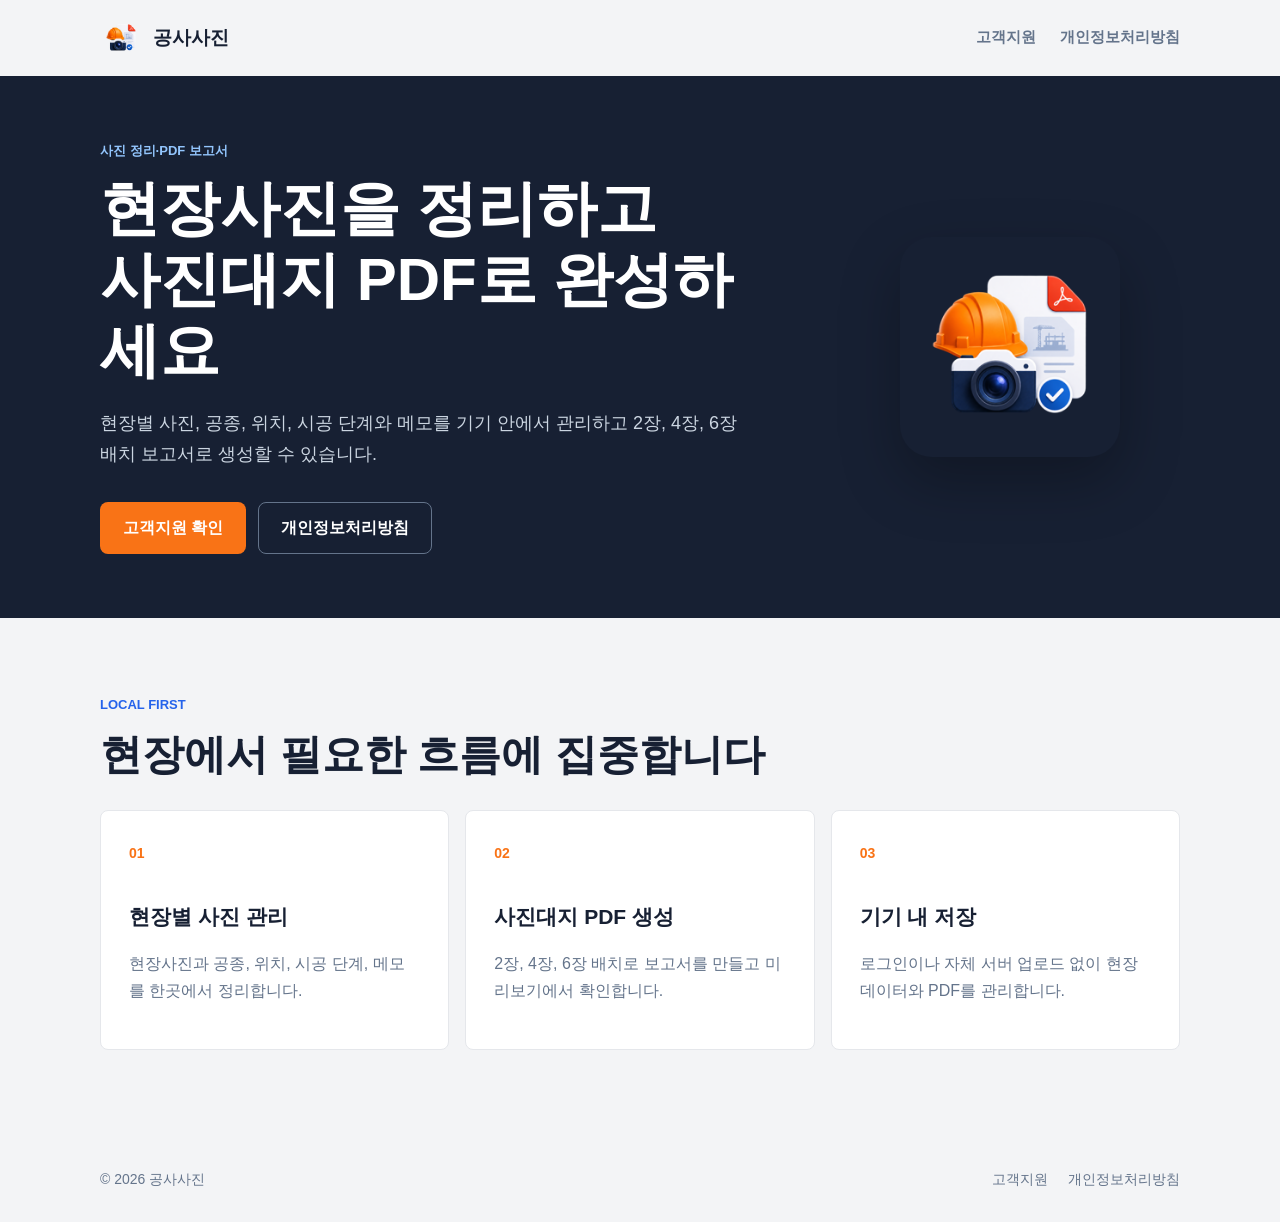
<file: index.html>
<!DOCTYPE html>
<html lang="ko">
<head>
  <meta charset="UTF-8" />
  <meta name="viewport" content="width=device-width, initial-scale=1.0" />
  <meta name="description" content="공사사진 공식 지원 페이지" />
  <title>공사사진 | 공식 지원</title>
  <link rel="icon" href="app-logo.png" />
  <link rel="stylesheet" href="styles.css" />
</head>
<body>
  <header class="site-header">
    <a class="brand" href="./" aria-label="공사사진 홈">
      <img src="app-logo.png" alt="" width="42" height="42" />
      <span>공사사진</span>
    </a>
    <nav aria-label="주요 메뉴">
      <a href="support.html">고객지원</a>
      <a href="privacy-policy.html">개인정보처리방침</a>
    </nav>
  </header>

  <main>
    <section class="hero">
      <div class="hero-inner">
        <p class="eyebrow">사진 정리·PDF 보고서</p>
        <h1>현장사진을 정리하고<br />사진대지 PDF로 완성하세요</h1>
        <p class="hero-copy">
          현장별 사진, 공종, 위치, 시공 단계와 메모를 기기 안에서 관리하고
          2장, 4장, 6장 배치 보고서로 생성할 수 있습니다.
        </p>
        <div class="actions">
          <a class="button primary" href="support.html">고객지원 확인</a>
          <a class="button secondary" href="privacy-policy.html">개인정보처리방침</a>
        </div>
      </div>
      <img class="hero-logo" src="app-logo.png" alt="공사사진 앱 아이콘" width="220" height="220" />
    </section>

    <section class="section" aria-labelledby="service-title">
      <div class="section-heading">
        <p class="eyebrow">LOCAL FIRST</p>
        <h2 id="service-title">현장에서 필요한 흐름에 집중합니다</h2>
      </div>
      <div class="feature-grid">
        <article class="feature">
          <strong>01</strong>
          <h3>현장별 사진 관리</h3>
          <p>현장사진과 공종, 위치, 시공 단계, 메모를 한곳에서 정리합니다.</p>
        </article>
        <article class="feature">
          <strong>02</strong>
          <h3>사진대지 PDF 생성</h3>
          <p>2장, 4장, 6장 배치로 보고서를 만들고 미리보기에서 확인합니다.</p>
        </article>
        <article class="feature">
          <strong>03</strong>
          <h3>기기 내 저장</h3>
          <p>로그인이나 자체 서버 업로드 없이 현장 데이터와 PDF를 관리합니다.</p>
        </article>
      </div>
    </section>
  </main>

  <footer>
    <span>© 2026 공사사진</span>
    <div>
      <a href="support.html">고객지원</a>
      <a href="privacy-policy.html">개인정보처리방침</a>
    </div>
  </footer>
</body>
</html>
</file>
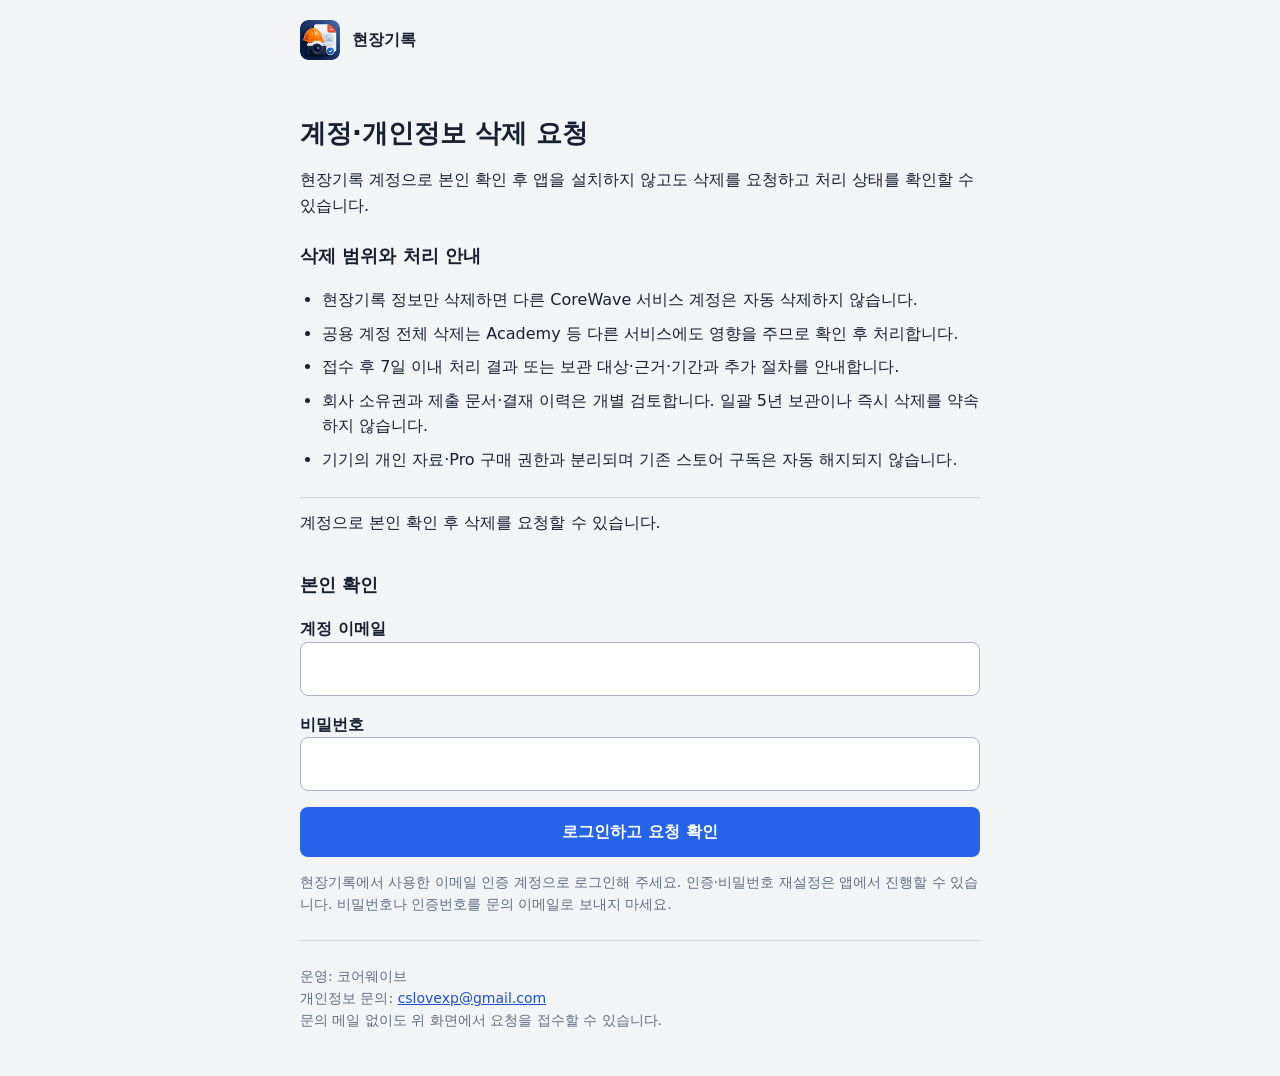
<file: account-deletion.html>
<!doctype html>
<html lang="ko">
<head>
  <meta charset="utf-8">
  <meta name="viewport" content="width=device-width, initial-scale=1">
  <meta name="referrer" content="no-referrer">
  <meta http-equiv="Content-Security-Policy" content="default-src 'none'; script-src 'self'; style-src 'self'; img-src 'self'; connect-src 'self' https://xjlycxgdpiqbgnzwwzsc.supabase.co; base-uri 'none'; form-action 'none'; object-src 'none'">
  <title>계정·개인정보 삭제 요청 | 현장기록</title>
  <link rel="stylesheet" href="account-deletion.css">
  <link rel="icon" href="app-icon.png">
  <script type="module" src="account-deletion.mjs?v=20261108-2"></script>
</head>
<body>
  <header><img src="app-icon.png" width="40" height="40" alt=""><strong>현장기록</strong></header>
  <main>
    <h1>계정·개인정보 삭제 요청</h1>
    <p>현장기록 계정으로 본인 확인 후 앱을 설치하지 않고도 삭제를 요청하고 처리 상태를 확인할 수 있습니다.</p>
    <section aria-labelledby="scope-info">
      <h2 id="scope-info">삭제 범위와 처리 안내</h2>
      <ul>
        <li>현장기록 정보만 삭제하면 다른 CoreWave 서비스 계정은 자동 삭제하지 않습니다.</li>
        <li>공용 계정 전체 삭제는 Academy 등 다른 서비스에도 영향을 주므로 확인 후 처리합니다.</li>
        <li>접수 후 7일 이내 처리 결과 또는 보관 대상·근거·기간과 추가 절차를 안내합니다.</li>
        <li>회사 소유권과 제출 문서·결재 이력은 개별 검토합니다. 일괄 5년 보관이나 즉시 삭제를 약속하지 않습니다.</li>
        <li>기기의 개인 자료·Pro 구매 권한과 분리되며 기존 스토어 구독은 자동 해지되지 않습니다.</li>
      </ul>
    </section>
    <p id="message" role="status" aria-live="polite">연결 설정을 확인하고 있습니다.</p>
    <form id="login" hidden>
      <h2>본인 확인</h2>
      <label for="email">계정 이메일</label>
      <input id="email" type="email" autocomplete="username" required maxlength="254">
      <label for="password">비밀번호</label>
      <input id="password" type="password" autocomplete="current-password" required>
      <button type="submit">로그인하고 요청 확인</button>
      <p class="detail">현장기록에서 사용한 이메일 인증 계정으로 로그인해 주세요. 인증·비밀번호 재설정은 앱에서 진행할 수 있습니다. 비밀번호나 인증번호를 문의 이메일로 보내지 마세요.</p>
    </form>
    <section id="account" hidden>
      <div class="section-heading"><h2>내 삭제 요청</h2><button id="signout" class="secondary">로그아웃</button></div>
      <p id="request-status"></p>
      <p id="request-detail"></p>
      <p id="response"></p>
      <button id="refresh" class="secondary">처리 상태 새로고침</button>
      <button id="cancel" class="secondary" hidden>삭제 요청 취소</button>
      <form id="request" hidden>
        <fieldset><legend>삭제할 범위</legend>
          <label class="option"><input type="radio" name="scope" value="site_photo_report" checked>현장기록 계정·개인정보</label>
          <label class="option"><input type="radio" name="scope" value="corewave">CoreWave 공용 계정 전체</label>
        </fieldset>
        <label class="option" id="shared-ack" hidden><input type="checkbox" id="ack">다른 CoreWave 서비스에도 영향이 있음을 확인했습니다.</label>
        <label for="confirmation">계속하려면 ‘삭제 요청’을 입력해 주세요.</label>
        <input id="confirmation" autocomplete="off" required>
        <button type="submit" class="danger">선택한 범위로 삭제 요청</button>
      </form>
    </section>
    <footer>운영: 코어웨이브<br>개인정보 문의: <a href="mailto:cslovexp@gmail.com">cslovexp@gmail.com</a><br>문의 메일 없이도 위 화면에서 요청을 접수할 수 있습니다.</footer>
  </main>
</body>
</html>
</file>
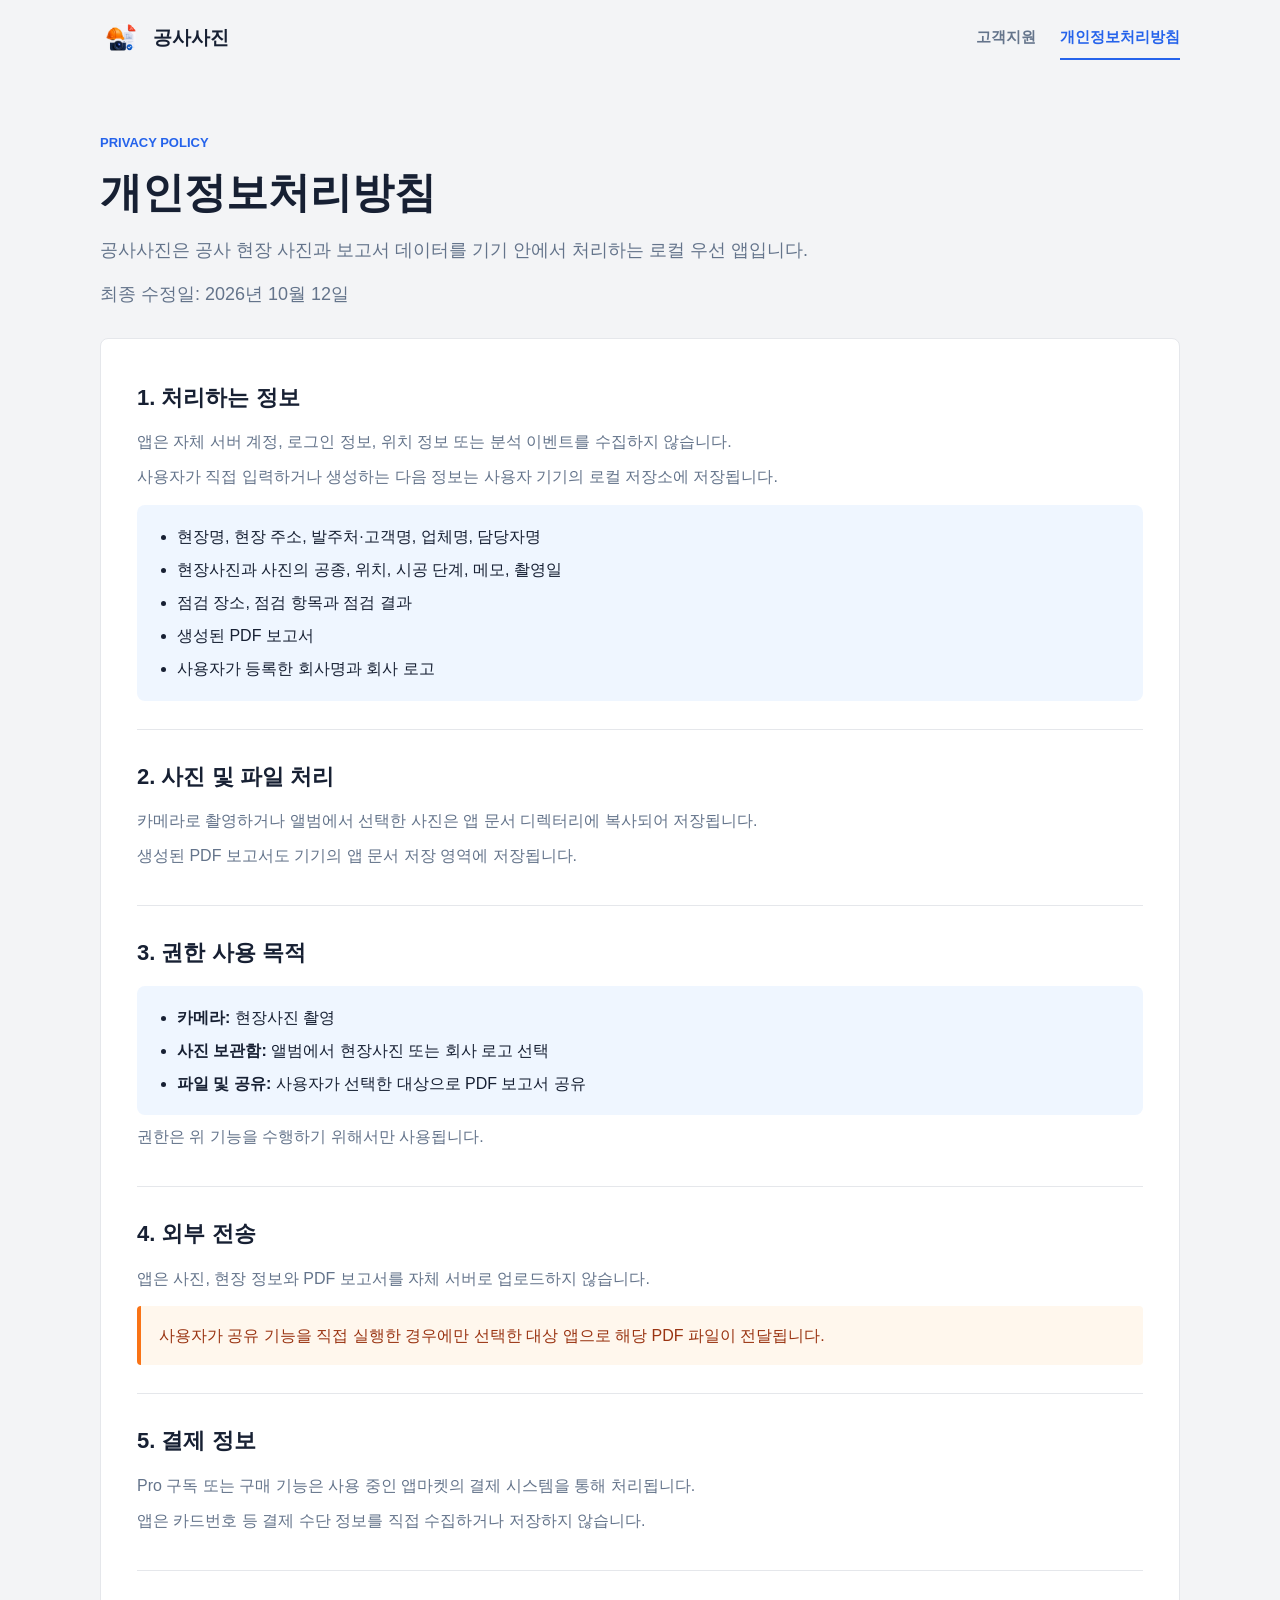
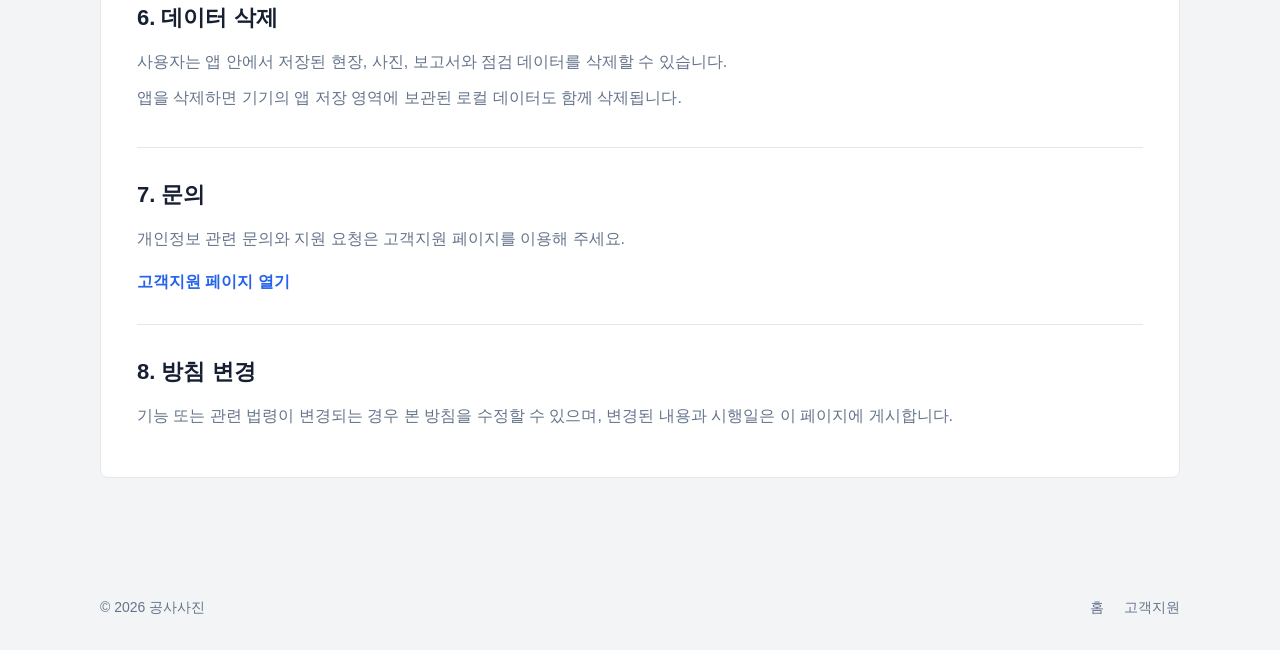
<file: privacy-policy.html>
<!DOCTYPE html>
<html lang="ko">
<head>
  <meta charset="UTF-8" />
  <meta name="viewport" content="width=device-width, initial-scale=1.0" />
  <meta name="description" content="공사사진 개인정보처리방침" />
  <title>개인정보처리방침 | 공사사진</title>
  <link rel="icon" href="app-logo.png" />
  <link rel="stylesheet" href="styles.css" />
</head>
<body>
  <header class="site-header">
    <a class="brand" href="./" aria-label="공사사진 홈">
      <img src="app-logo.png" alt="" width="42" height="42" />
      <span>공사사진</span>
    </a>
    <nav aria-label="주요 메뉴">
      <a href="support.html">고객지원</a>
      <a aria-current="page" href="privacy-policy.html">개인정보처리방침</a>
    </nav>
  </header>

  <main class="document-page">
    <header class="document-header">
      <p class="eyebrow">PRIVACY POLICY</p>
      <h1>개인정보처리방침</h1>
      <p>공사사진은 공사 현장 사진과 보고서 데이터를 기기 안에서 처리하는 로컬 우선 앱입니다.</p>
      <p class="updated">최종 수정일: 2026년 10월 12일</p>
    </header>

    <article class="document">
      <section>
        <h2>1. 처리하는 정보</h2>
        <p>앱은 자체 서버 계정, 로그인 정보, 위치 정보 또는 분석 이벤트를 수집하지 않습니다.</p>
        <p>사용자가 직접 입력하거나 생성하는 다음 정보는 사용자 기기의 로컬 저장소에 저장됩니다.</p>
        <ul>
          <li>현장명, 현장 주소, 발주처·고객명, 업체명, 담당자명</li>
          <li>현장사진과 사진의 공종, 위치, 시공 단계, 메모, 촬영일</li>
          <li>점검 장소, 점검 항목과 점검 결과</li>
          <li>생성된 PDF 보고서</li>
          <li>사용자가 등록한 회사명과 회사 로고</li>
        </ul>
      </section>

      <section>
        <h2>2. 사진 및 파일 처리</h2>
        <p>카메라로 촬영하거나 앨범에서 선택한 사진은 앱 문서 디렉터리에 복사되어 저장됩니다.</p>
        <p>생성된 PDF 보고서도 기기의 앱 문서 저장 영역에 저장됩니다.</p>
      </section>

      <section>
        <h2>3. 권한 사용 목적</h2>
        <ul>
          <li><strong>카메라:</strong> 현장사진 촬영</li>
          <li><strong>사진 보관함:</strong> 앨범에서 현장사진 또는 회사 로고 선택</li>
          <li><strong>파일 및 공유:</strong> 사용자가 선택한 대상으로 PDF 보고서 공유</li>
        </ul>
        <p>권한은 위 기능을 수행하기 위해서만 사용됩니다.</p>
      </section>

      <section>
        <h2>4. 외부 전송</h2>
        <p>앱은 사진, 현장 정보와 PDF 보고서를 자체 서버로 업로드하지 않습니다.</p>
        <div class="notice">사용자가 공유 기능을 직접 실행한 경우에만 선택한 대상 앱으로 해당 PDF 파일이 전달됩니다.</div>
      </section>

      <section>
        <h2>5. 결제 정보</h2>
        <p>Pro 구독 또는 구매 기능은 사용 중인 앱마켓의 결제 시스템을 통해 처리됩니다.</p>
        <p>앱은 카드번호 등 결제 수단 정보를 직접 수집하거나 저장하지 않습니다.</p>
      </section>

      <section>
        <h2>6. 데이터 삭제</h2>
        <p>사용자는 앱 안에서 저장된 현장, 사진, 보고서와 점검 데이터를 삭제할 수 있습니다.</p>
        <p>앱을 삭제하면 기기의 앱 저장 영역에 보관된 로컬 데이터도 함께 삭제됩니다.</p>
      </section>

      <section>
        <h2>7. 문의</h2>
        <p>개인정보 관련 문의와 지원 요청은 고객지원 페이지를 이용해 주세요.</p>
        <a class="text-link" href="support.html">고객지원 페이지 열기</a>
      </section>

      <section>
        <h2>8. 방침 변경</h2>
        <p>기능 또는 관련 법령이 변경되는 경우 본 방침을 수정할 수 있으며, 변경된 내용과 시행일은 이 페이지에 게시합니다.</p>
      </section>
    </article>
  </main>

  <footer>
    <span>© 2026 공사사진</span>
    <div>
      <a href="./">홈</a>
      <a href="support.html">고객지원</a>
    </div>
  </footer>
</body>
</html>
</file>
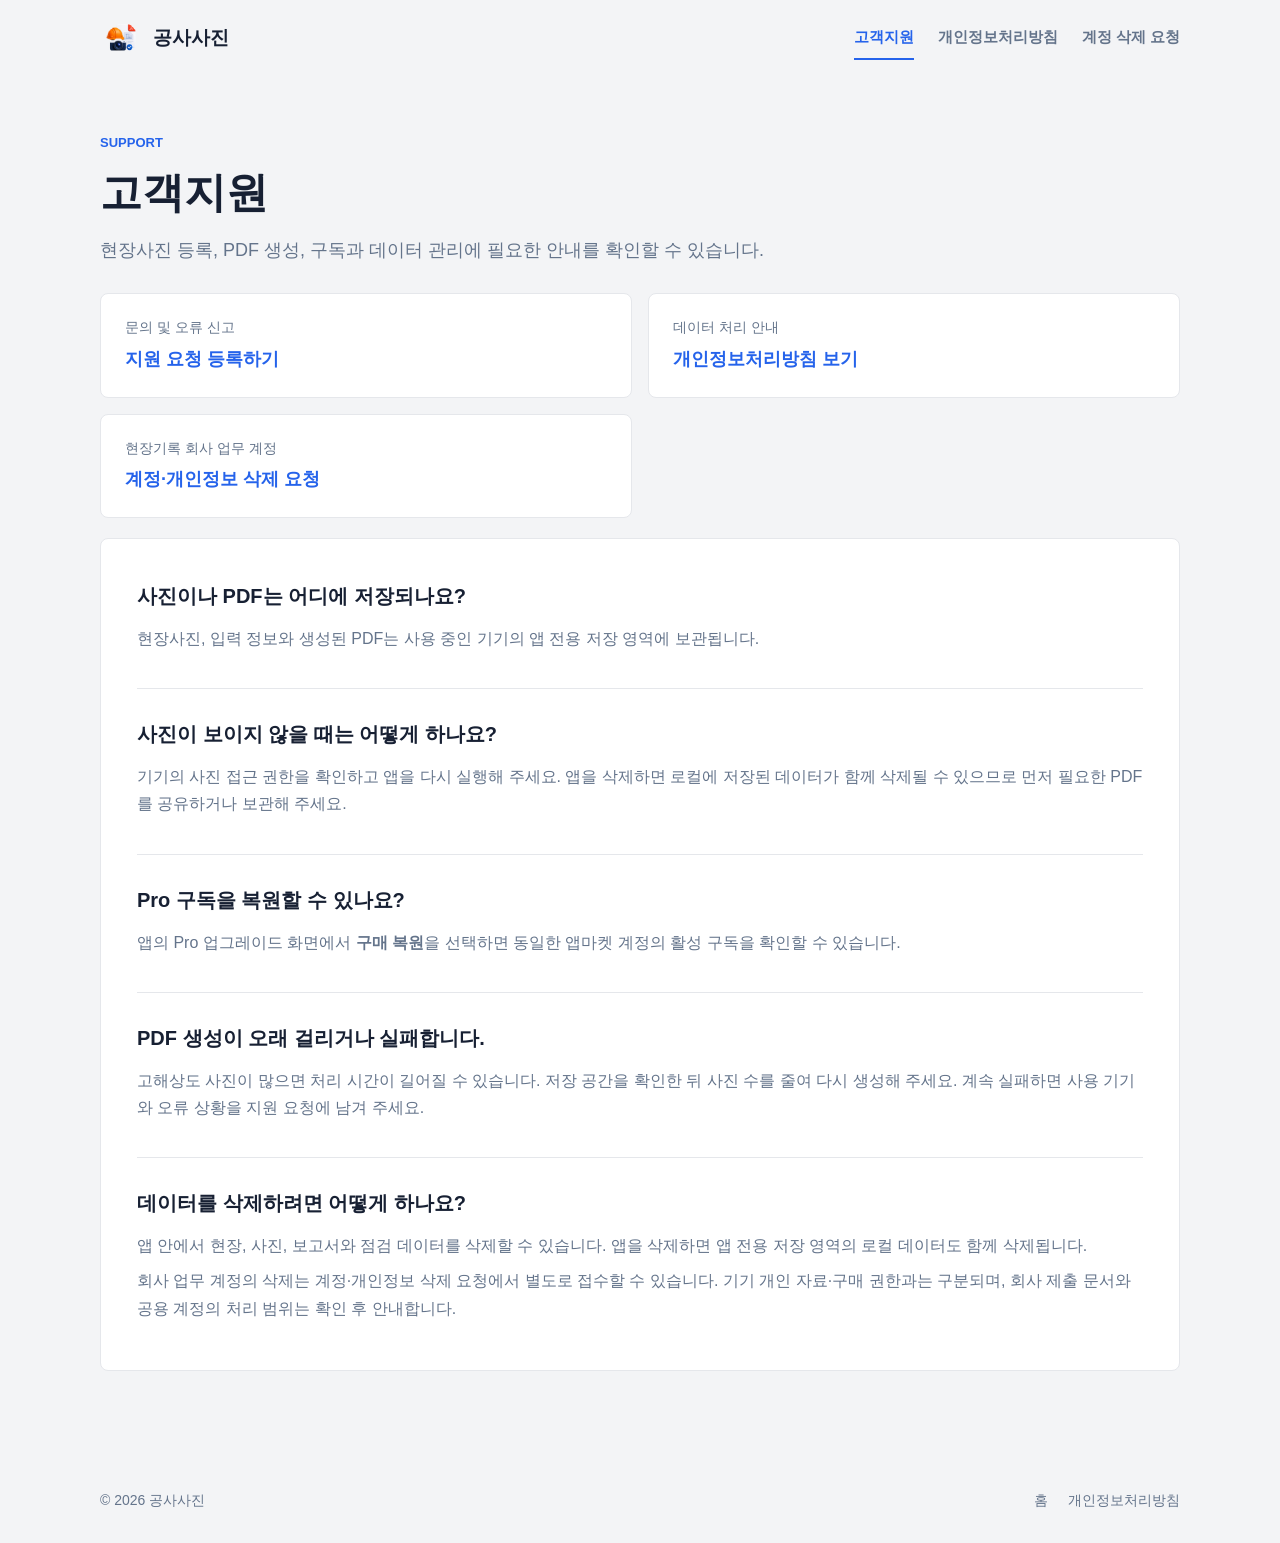
<file: support.html>
<!DOCTYPE html>
<html lang="ko">
<head>
  <meta charset="UTF-8" />
  <meta name="viewport" content="width=device-width, initial-scale=1.0" />
  <meta name="description" content="공사사진 고객지원 및 자주 묻는 질문" />
  <title>고객지원 | 공사사진</title>
  <link rel="icon" href="app-logo.png" />
  <link rel="stylesheet" href="styles.css" />
</head>
<body>
  <header class="site-header">
    <a class="brand" href="./" aria-label="공사사진 홈">
      <img src="app-logo.png" alt="" width="42" height="42" />
      <span>공사사진</span>
    </a>
    <nav aria-label="주요 메뉴">
      <a aria-current="page" href="support.html">고객지원</a>
      <a href="privacy-policy.html">개인정보처리방침</a>
      <a href="account-deletion.html">계정 삭제 요청</a>
    </nav>
  </header>

  <main class="document-page">
    <header class="document-header">
      <p class="eyebrow">SUPPORT</p>
      <h1>고객지원</h1>
      <p>현장사진 등록, PDF 생성, 구독과 데이터 관리에 필요한 안내를 확인할 수 있습니다.</p>
    </header>

    <section class="support-actions" aria-label="빠른 지원">
      <a class="support-action" href="https://github.com/cslovexp/site_photo/issues">
        <span>문의 및 오류 신고</span>
        <strong>지원 요청 등록하기</strong>
      </a>
      <a class="support-action" href="privacy-policy.html">
        <span>데이터 처리 안내</span>
        <strong>개인정보처리방침 보기</strong>
      </a>
      <a class="support-action" href="account-deletion.html">
        <span>현장기록 회사 업무 계정</span>
        <strong>계정·개인정보 삭제 요청</strong>
      </a>
    </section>

    <article class="document faq">
      <section>
        <h2>사진이나 PDF는 어디에 저장되나요?</h2>
        <p>현장사진, 입력 정보와 생성된 PDF는 사용 중인 기기의 앱 전용 저장 영역에 보관됩니다.</p>
      </section>

      <section>
        <h2>사진이 보이지 않을 때는 어떻게 하나요?</h2>
        <p>기기의 사진 접근 권한을 확인하고 앱을 다시 실행해 주세요. 앱을 삭제하면 로컬에 저장된 데이터가 함께 삭제될 수 있으므로 먼저 필요한 PDF를 공유하거나 보관해 주세요.</p>
      </section>

      <section>
        <h2>Pro 구독을 복원할 수 있나요?</h2>
        <p>앱의 Pro 업그레이드 화면에서 <strong>구매 복원</strong>을 선택하면 동일한 앱마켓 계정의 활성 구독을 확인할 수 있습니다.</p>
      </section>

      <section>
        <h2>PDF 생성이 오래 걸리거나 실패합니다.</h2>
        <p>고해상도 사진이 많으면 처리 시간이 길어질 수 있습니다. 저장 공간을 확인한 뒤 사진 수를 줄여 다시 생성해 주세요. 계속 실패하면 사용 기기와 오류 상황을 지원 요청에 남겨 주세요.</p>
      </section>

      <section>
        <h2>데이터를 삭제하려면 어떻게 하나요?</h2>
        <p>앱 안에서 현장, 사진, 보고서와 점검 데이터를 삭제할 수 있습니다. 앱을 삭제하면 앱 전용 저장 영역의 로컬 데이터도 함께 삭제됩니다.</p>
        <p>회사 업무 계정의 삭제는 <a href="account-deletion.html">계정·개인정보 삭제 요청</a>에서 별도로 접수할 수 있습니다. 기기 개인 자료·구매 권한과는 구분되며, 회사 제출 문서와 공용 계정의 처리 범위는 확인 후 안내합니다.</p>
      </section>
    </article>
  </main>

  <footer>
    <span>© 2026 공사사진</span>
    <div>
      <a href="./">홈</a>
      <a href="privacy-policy.html">개인정보처리방침</a>
    </div>
  </footer>
</body>
</html>
</file>
<file: styles.css>
:root {
  --background: #f3f4f6;
  --surface: #ffffff;
  --primary: #172033;
  --accent: #f97316;
  --secondary: #2563eb;
  --text: #172033;
  --muted: #64748b;
  --border: #e5e7eb;
  --soft-blue: #eff6ff;
  --soft-orange: #fff7ed;
  --max-width: 1080px;
}

* {
  box-sizing: border-box;
}

html {
  color-scheme: light;
  scroll-behavior: smooth;
}

body {
  margin: 0;
  color: var(--text);
  background: var(--background);
  font-family: -apple-system, BlinkMacSystemFont, "Segoe UI", Roboto,
    "Noto Sans KR", "Apple SD Gothic Neo", "Malgun Gothic", Arial, sans-serif;
  line-height: 1.7;
}

a {
  color: inherit;
  text-decoration: none;
}

.site-header,
footer {
  width: min(var(--max-width), calc(100% - 40px));
  margin: 0 auto;
}

.site-header {
  min-height: 76px;
  display: flex;
  align-items: center;
  justify-content: space-between;
  gap: 24px;
}

.brand {
  display: inline-flex;
  align-items: center;
  gap: 11px;
  color: var(--primary);
  font-size: 19px;
  font-weight: 800;
}

.brand img {
  border-radius: 8px;
}

nav {
  display: flex;
  align-items: center;
  gap: 24px;
  color: var(--muted);
  font-size: 15px;
  font-weight: 700;
}

nav a {
  padding: 8px 0;
  border-bottom: 2px solid transparent;
}

nav a:hover,
nav a[aria-current="page"] {
  color: var(--secondary);
  border-bottom-color: var(--secondary);
}

.hero {
  min-height: 470px;
  display: grid;
  grid-template-columns: minmax(0, 1fr) 280px;
  align-items: center;
  gap: 64px;
  padding: 64px max(20px, calc((100vw - var(--max-width)) / 2));
  color: #ffffff;
  background: var(--primary);
}

.hero-inner {
  max-width: 680px;
}

.eyebrow {
  margin: 0 0 12px;
  color: var(--secondary);
  font-size: 13px;
  font-weight: 800;
}

.hero .eyebrow {
  color: #93c5fd;
}

h1,
h2,
h3,
p {
  letter-spacing: 0;
}

h1 {
  margin: 0;
  font-size: clamp(36px, 6vw, 60px);
  line-height: 1.18;
}

.hero-copy {
  max-width: 640px;
  margin: 22px 0 0;
  color: #cbd5e1;
  font-size: 18px;
}

.hero-logo {
  width: 220px;
  height: 220px;
  border-radius: 32px;
  box-shadow: 0 24px 60px rgba(0, 0, 0, 0.28);
}

.actions {
  display: flex;
  flex-wrap: wrap;
  gap: 12px;
  margin-top: 32px;
}

.button {
  min-height: 52px;
  display: inline-flex;
  align-items: center;
  justify-content: center;
  padding: 0 22px;
  border: 1px solid transparent;
  border-radius: 8px;
  font-size: 16px;
  font-weight: 800;
}

.button.primary {
  color: #ffffff;
  background: var(--accent);
}

.button.secondary {
  color: #ffffff;
  border-color: #64748b;
  background: transparent;
}

.section,
.document-page {
  width: min(var(--max-width), calc(100% - 40px));
  margin: 0 auto;
}

.section {
  padding: 76px 0 88px;
}

.section-heading {
  max-width: 700px;
  margin-bottom: 28px;
}

.section h2,
.document-header h1 {
  margin: 0;
  color: var(--primary);
  font-size: clamp(30px, 4vw, 42px);
  line-height: 1.3;
}

.feature-grid {
  display: grid;
  grid-template-columns: repeat(3, minmax(0, 1fr));
  gap: 16px;
}

.feature,
.support-action {
  border: 1px solid var(--border);
  border-radius: 8px;
  background: var(--surface);
}

.feature {
  min-height: 220px;
  padding: 28px;
}

.feature strong {
  color: var(--accent);
  font-size: 14px;
}

.feature h3 {
  margin: 32px 0 8px;
  font-size: 21px;
}

.feature p,
.document-header > p:not(.eyebrow),
.document p {
  color: var(--muted);
}

.document-page {
  padding: 56px 0 88px;
}

.document-header {
  max-width: 780px;
  margin-bottom: 28px;
}

.document-header > p:not(.eyebrow) {
  margin: 14px 0 0;
  font-size: 18px;
}

.document-header .updated {
  font-size: 14px;
}

.document {
  padding: 12px 36px;
  border: 1px solid var(--border);
  border-radius: 8px;
  background: var(--surface);
}

.document section {
  padding: 28px 0;
  border-bottom: 1px solid var(--border);
}

.document section:last-child {
  border-bottom: 0;
}

.document h2 {
  margin: 0 0 12px;
  color: var(--primary);
  font-size: 22px;
}

.document p {
  margin: 8px 0;
}

.document ul {
  margin: 14px 0 0;
  padding: 18px 20px 18px 40px;
  border-radius: 8px;
  background: var(--soft-blue);
}

.document li + li {
  margin-top: 6px;
}

.notice {
  margin-top: 14px;
  padding: 16px 18px;
  border-left: 4px solid var(--accent);
  border-radius: 4px;
  color: #9a3412;
  background: var(--soft-orange);
}

.text-link {
  display: inline-block;
  margin-top: 8px;
  color: var(--secondary);
  font-weight: 800;
}

.support-actions {
  display: grid;
  grid-template-columns: repeat(2, minmax(0, 1fr));
  gap: 16px;
  margin-bottom: 20px;
}

.support-action {
  display: flex;
  flex-direction: column;
  gap: 4px;
  padding: 22px 24px;
}

.support-action span {
  color: var(--muted);
  font-size: 14px;
}

.support-action strong {
  color: var(--secondary);
  font-size: 18px;
}

.faq h2 {
  font-size: 20px;
}

footer {
  min-height: 84px;
  display: flex;
  align-items: center;
  justify-content: space-between;
  gap: 20px;
  color: var(--muted);
  font-size: 14px;
}

footer div {
  display: flex;
  gap: 20px;
}

@media (max-width: 760px) {
  .site-header {
    min-height: 68px;
  }

  nav {
    gap: 14px;
    font-size: 14px;
  }

  .hero {
    min-height: 0;
    grid-template-columns: 1fr;
    gap: 32px;
    padding-top: 54px;
    padding-bottom: 56px;
  }

  .hero-logo {
    width: 112px;
    height: 112px;
    grid-row: 1;
    border-radius: 22px;
  }

  h1 {
    font-size: 38px;
  }

  .hero-copy {
    font-size: 16px;
  }

  .feature-grid,
  .support-actions {
    grid-template-columns: 1fr;
  }

  .section {
    padding: 56px 0 64px;
  }

  .document-page {
    padding: 40px 0 64px;
  }

  .document {
    padding: 4px 20px;
  }
}

@media (max-width: 520px) {
  .site-header,
  footer,
  .section,
  .document-page {
    width: min(100% - 28px, var(--max-width));
  }

  .brand span {
    font-size: 17px;
  }

  nav a:first-child {
    display: none;
  }

  .actions {
    flex-direction: column;
  }

  .button {
    width: 100%;
  }

  footer {
    align-items: flex-start;
    flex-direction: column;
    justify-content: center;
    padding: 20px 0;
  }
}
</file>
<file: account-deletion.css>
:root { color-scheme: light dark; font: 16px/1.6 system-ui, sans-serif; color: #172033; background: #f3f4f6; }
* { box-sizing: border-box; letter-spacing: 0; }
body { margin: 0; }
header, main { max-width: 720px; margin: auto; padding: 20px; }
header { display: flex; align-items: center; gap: 12px; }
header img { border-radius: 8px; }
h1 { font-size: 26px; line-height: 1.35; margin: 16px 0; }
h2, legend { font-size: 18px; font-weight: 700; }
section, form, footer { margin: 24px 0; }
ul { padding-left: 22px; }
li { margin: 8px 0; }
label { display: block; margin-top: 16px; font-weight: 600; }
input:not([type=checkbox],[type=radio]) { display: block; width: 100%; min-height: 54px; font: inherit; padding: 12px; border: 1px solid #a9b3c2; border-radius: 8px; color: inherit; background: white; }
fieldset { border: 0; padding: 0; margin: 24px 0; }
.option { display: flex; align-items: center; gap: 12px; min-height: 48px; font-weight: 500; }
.option input { width: 22px; height: 22px; flex-shrink: 0; accent-color: #2563eb; }
button { font: inherit; font-weight: 600; min-height: 48px; padding: 12px 16px; border: 0; border-radius: 8px; background: #2563eb; color: white; cursor: pointer; margin-top: 16px; }
form > button { width: 100%; }
button.secondary { color: #172033; background: #e5e7eb; }
button.danger { background: #b91c1c; }
button:disabled { opacity: .6; cursor: wait; }
:focus-visible { outline: 3px solid #2563eb; outline-offset: 3px; }
.section-heading { display: flex; align-items: center; justify-content: space-between; gap: 16px; flex-wrap: wrap; }
.detail, footer { color: #5f6f85; font-size: 14px; }
footer { padding-top: 24px; border-top: 1px solid #d2d8df; }
a { color: #1d4ed8; }
#message { padding: 12px 0; border-top: 1px solid #d2d8df; overflow-wrap: anywhere; }
[hidden] { display: none !important; }
@media (prefers-color-scheme: dark) {
  :root { color: #f3f4f6; background: #151719; }
  input:not([type=checkbox],[type=radio]) { background: #232629; border-color: #778494; }
  .detail, footer { color: #b5c0ce; }
  button.secondary { background: #353b42; color: #f3f4f6; }
  a { color: #9fc1ff; }
}
</file>
